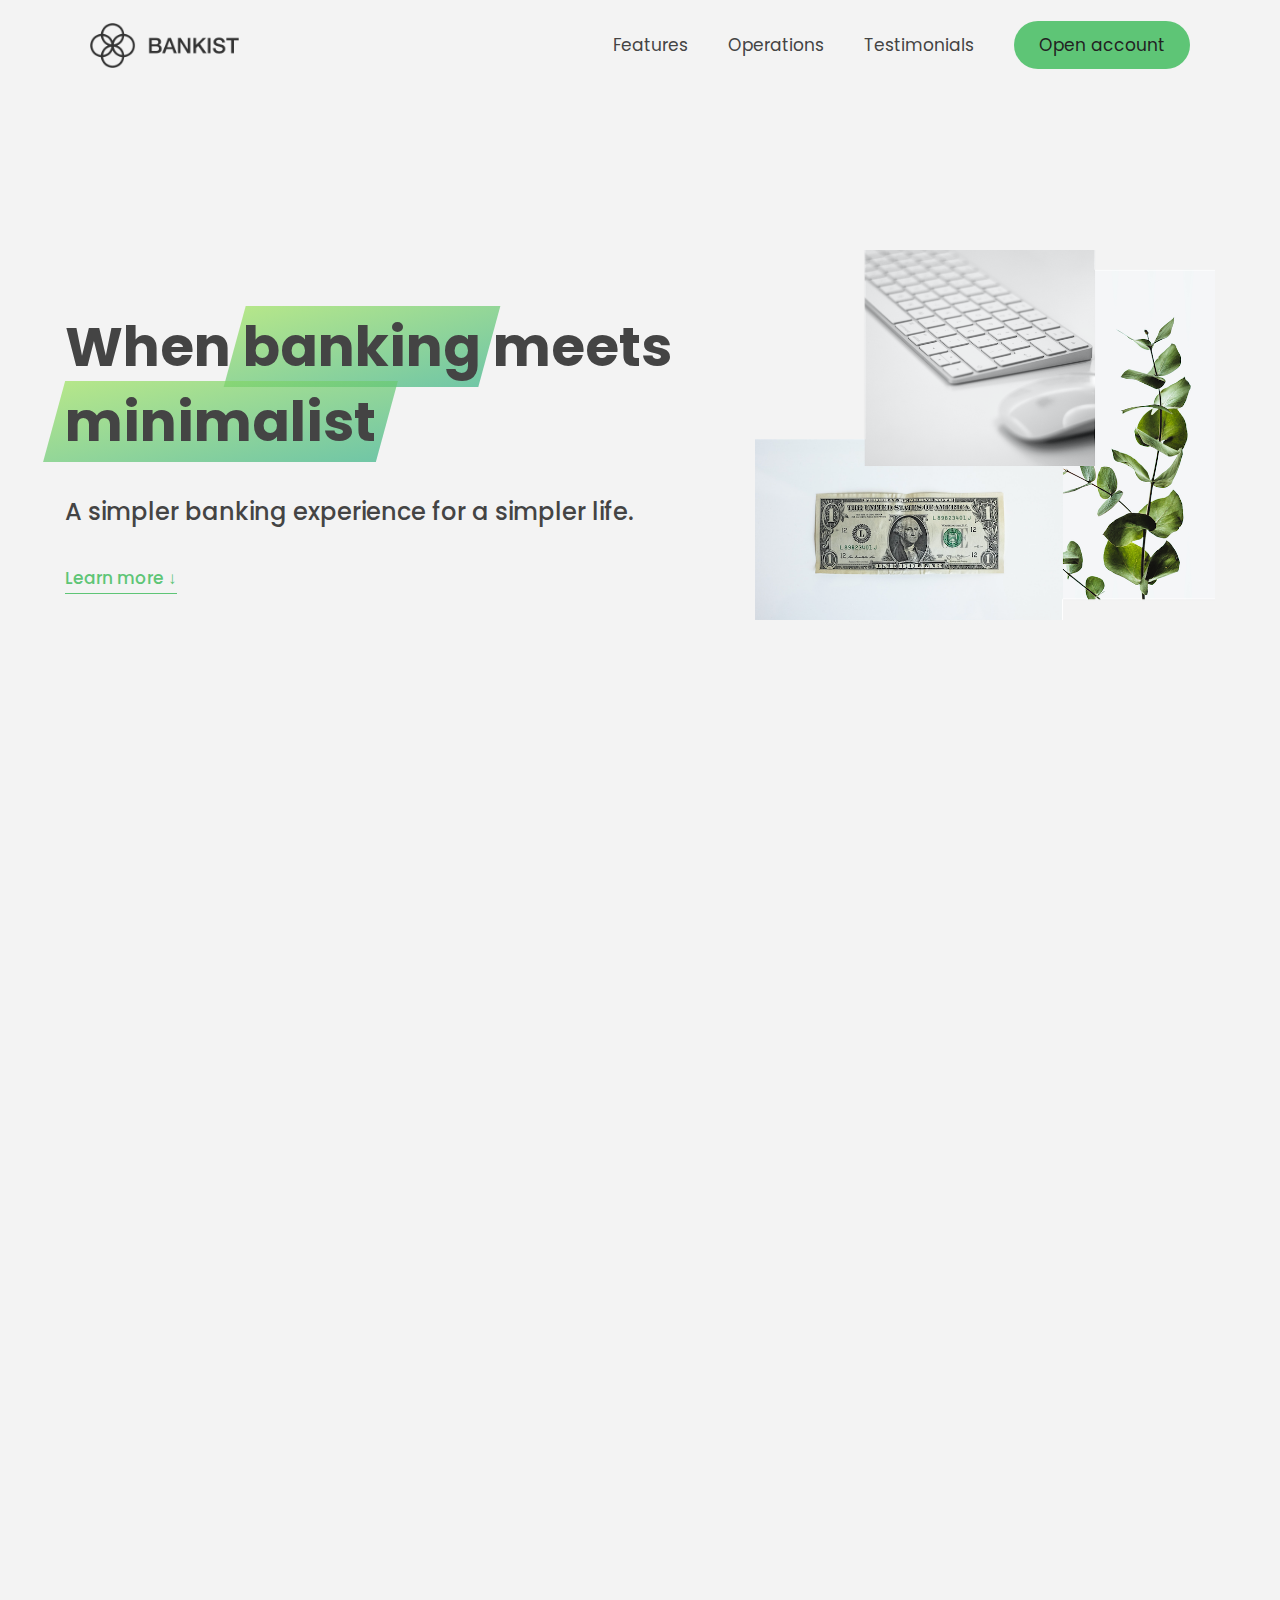
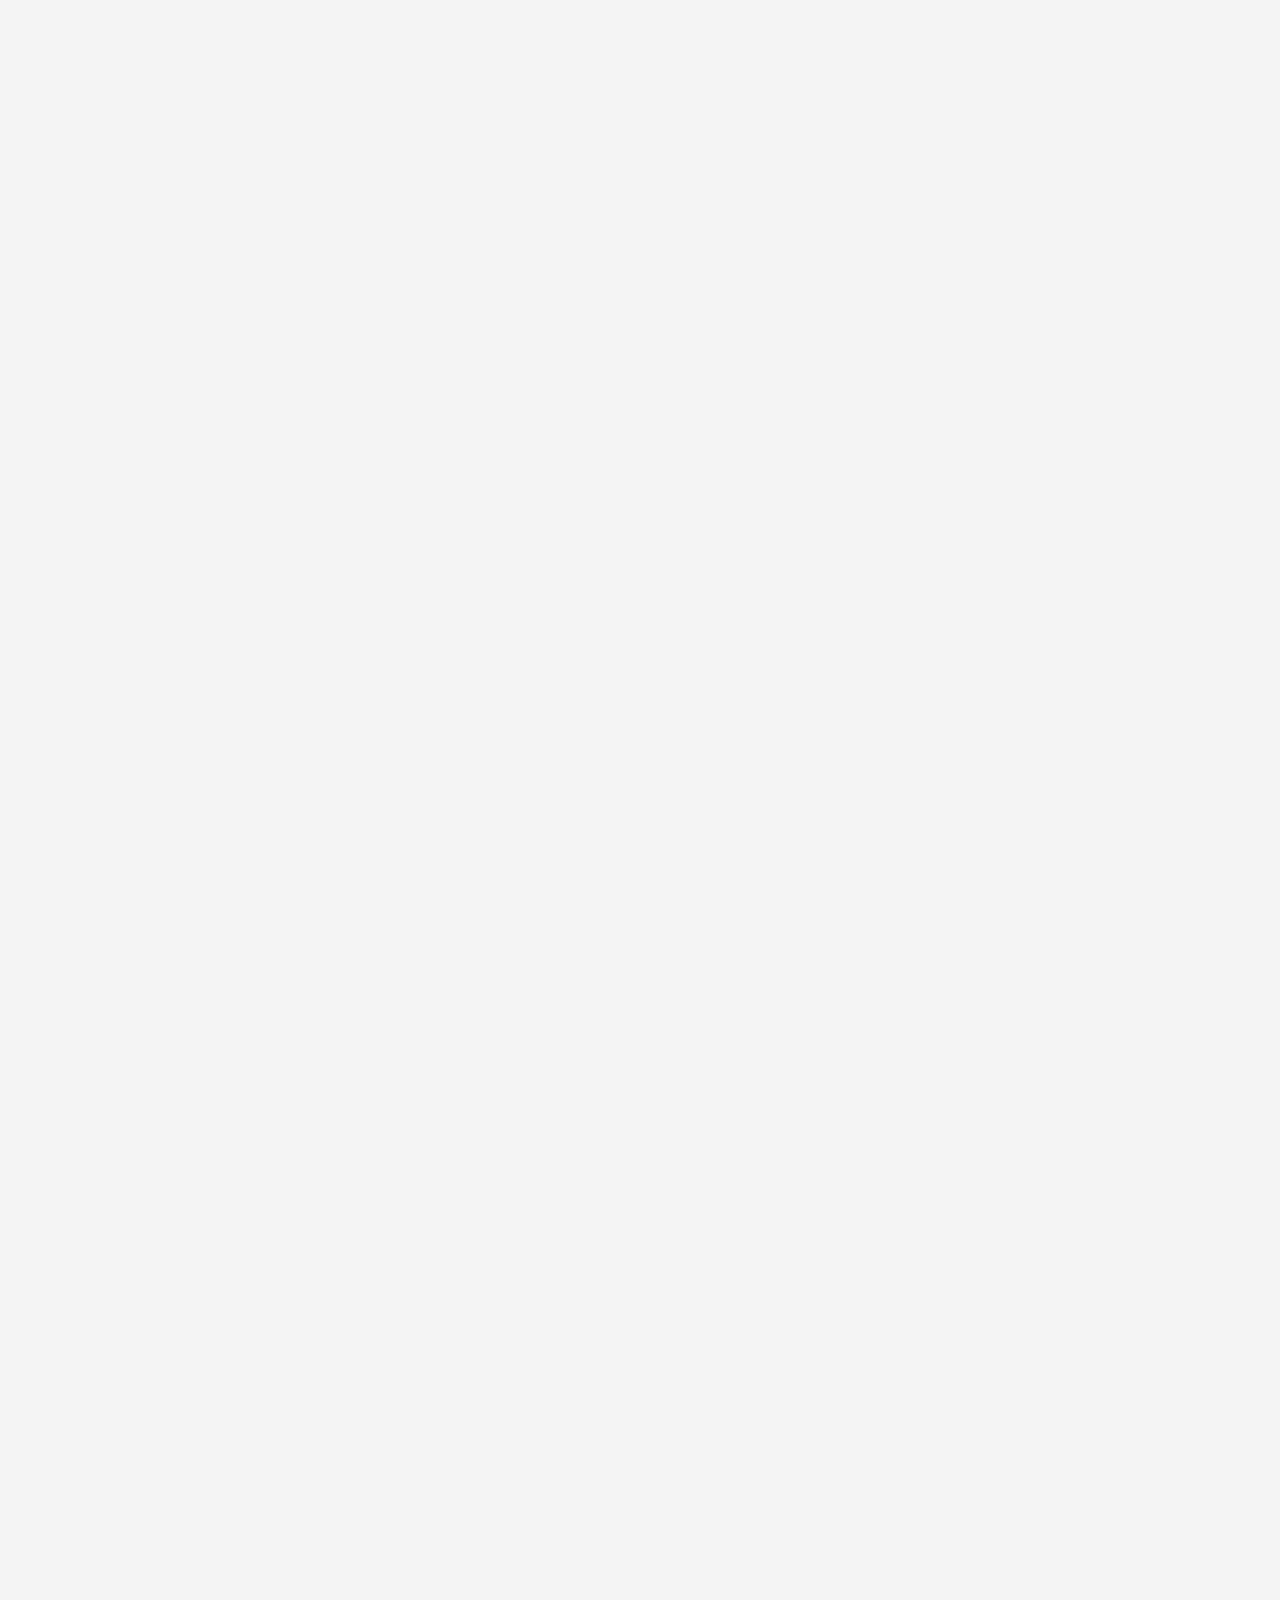
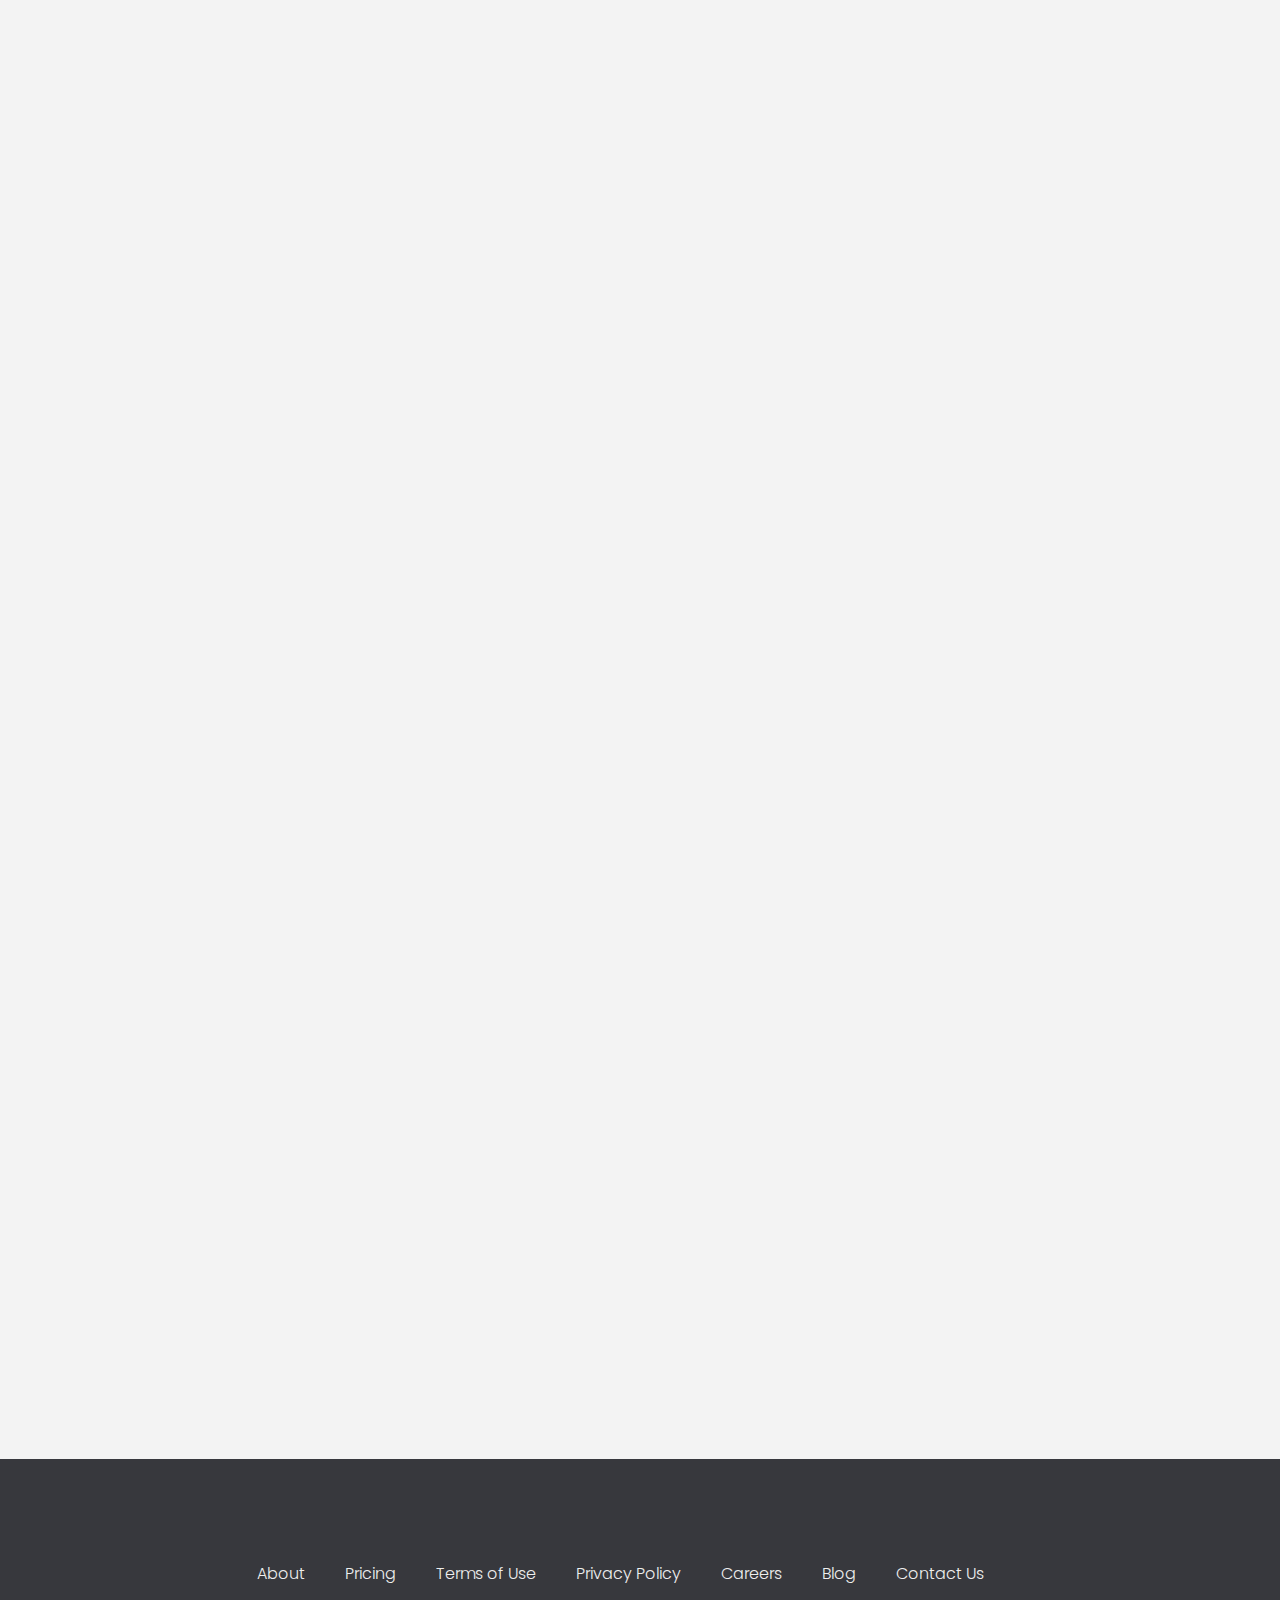
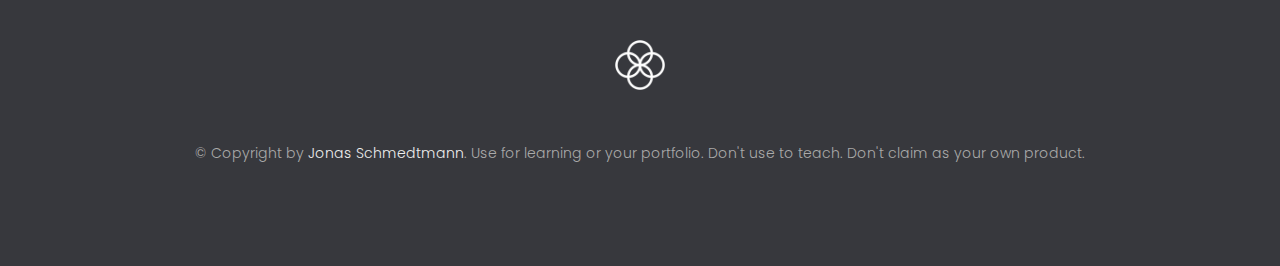
<file: 13 - Advanced DOM and Events/index.html>
<!DOCTYPE html>
<html lang="en">
  <head>
    <meta charset="UTF-8" />
    <meta name="viewport" content="width=device-width, initial-scale=1.0" />
    <meta http-equiv="X-UA-Compatible" content="ie=edge" />
    <link rel="shortcut icon" type="image/png" href="img/icon.png" />

    <link
      href="https://fonts.googleapis.com/css?family=Poppins:300,400,500,600&display=swap"
      rel="stylesheet"
    />
    <link rel="stylesheet" href="style.css" />
    <title>Bankist | When Banking meets Minimalist</title>

    <script defer src="script.js"></script>
  </head>
  <body>
    <header class="header">
      <nav class="nav">
        <img
          src="img/logo.png"
          alt="Bankist logo"
          class="nav__logo"
          id="logo"
          designer="Jonas"
          data-version-number="3.0"
        />
        <ul class="nav__links">
          <li class="nav__item">
            <a class="nav__link" href="#section--1">Features</a>
          </li>
          <li class="nav__item">
            <a class="nav__link" href="#section--2">Operations</a>
          </li>
          <li class="nav__item">
            <a class="nav__link" href="#section--3">Testimonials</a>
          </li>
          <li class="nav__item">
            <a class="nav__link nav__link--btn btn--show-modal" href="#"
              >Open account</a
            >
          </li>
        </ul>
      </nav>

      <div class="header__title">
        <!-- <h1 onclick="alert('HTML alert')"> -->
        <h1>
          When
          <!-- Green highlight effect -->
          <span class="highlight">banking</span>
          meets<br />
          <span class="highlight">minimalist</span>
        </h1>
        <h4>A simpler banking experience for a simpler life.</h4>
        <button class="btn--text btn--scroll-to">Learn more &DownArrow;</button>
        <img
          src="img/hero.png"
          class="header__img"
          alt="Minimalist bank items"
        />
      </div>
    </header>

    <section class="section" id="section--1">
      <div class="section__title">
        <h2 class="section__description">Features</h2>
        <h3 class="section__header">
          Everything you need in a modern bank and more.
        </h3>
      </div>

      <div class="features">
        <img
          src="img/digital-lazy.jpg"
          data-src="img/digital.jpg"
          alt="Computer"
          class="features__img lazy-img"
        />
        <div class="features__feature">
          <div class="features__icon">
            <svg>
              <use xlink:href="img/icons.svg#icon-monitor"></use>
            </svg>
          </div>
          <h5 class="features__header">100% digital bank</h5>
          <p>
            Lorem ipsum dolor sit amet consectetur adipisicing elit. Unde alias
            sint quos? Accusantium a fugiat porro reiciendis saepe quibusdam
            debitis ducimus.
          </p>
        </div>

        <div class="features__feature">
          <div class="features__icon">
            <svg>
              <use xlink:href="img/icons.svg#icon-trending-up"></use>
            </svg>
          </div>
          <h5 class="features__header">Watch your money grow</h5>
          <p>
            Nesciunt quos autem dolorum voluptates cum dolores dicta fuga
            inventore ab? Nulla incidunt eius numquam sequi iste pariatur
            quibusdam!
          </p>
        </div>
        <img
          src="img/grow-lazy.jpg"
          data-src="img/grow.jpg"
          alt="Plant"
          class="features__img lazy-img"
        />

        <img
          src="img/card-lazy.jpg"
          data-src="img/card.jpg"
          alt="Credit card"
          class="features__img lazy-img"
        />
        <div class="features__feature">
          <div class="features__icon">
            <svg>
              <use xlink:href="img/icons.svg#icon-credit-card"></use>
            </svg>
          </div>
          <h5 class="features__header">Free debit card included</h5>
          <p>
            Quasi, fugit in cumque cupiditate reprehenderit debitis animi enim
            eveniet consequatur odit quam quos possimus assumenda dicta fuga
            inventore ab.
          </p>
        </div>
      </div>
    </section>

    <section class="section" id="section--2">
      <div class="section__title">
        <h2 class="section__description">Operations</h2>
        <h3 class="section__header">
          Everything as simple as possible, but no simpler.
        </h3>
      </div>

      <div class="operations">
        <div class="operations__tab-container">
          <button
            class="btn operations__tab operations__tab--1 operations__tab--active"
            data-tab="1"
          >
            <span>01</span>Instant Transfers
          </button>
          <button class="btn operations__tab operations__tab--2" data-tab="2">
            <span>02</span>Instant Loans
          </button>
          <button class="btn operations__tab operations__tab--3" data-tab="3">
            <span>03</span>Instant Closing
          </button>
        </div>
        <div
          class="operations__content operations__content--1 operations__content--active"
        >
          <div class="operations__icon operations__icon--1">
            <svg>
              <use xlink:href="img/icons.svg#icon-upload"></use>
            </svg>
          </div>
          <h5 class="operations__header">
            Tranfser money to anyone, instantly! No fees, no BS.
          </h5>
          <p>
            Lorem ipsum dolor sit amet, consectetur adipisicing elit, sed do
            eiusmod tempor incididunt ut labore et dolore magna aliqua. Ut enim
            ad minim veniam, quis nostrud exercitation ullamco laboris nisi ut
            aliquip ex ea commodo consequat.
          </p>
        </div>

        <div class="operations__content operations__content--2">
          <div class="operations__icon operations__icon--2">
            <svg>
              <use xlink:href="img/icons.svg#icon-home"></use>
            </svg>
          </div>
          <h5 class="operations__header">
            Buy a home or make your dreams come true, with instant loans.
          </h5>
          <p>
            Duis aute irure dolor in reprehenderit in voluptate velit esse
            cillum dolore eu fugiat nulla pariatur. Excepteur sint occaecat
            cupidatat non proident, sunt in culpa qui officia deserunt mollit
            anim id est laborum.
          </p>
        </div>
        <div class="operations__content operations__content--3">
          <div class="operations__icon operations__icon--3">
            <svg>
              <use xlink:href="img/icons.svg#icon-user-x"></use>
            </svg>
          </div>
          <h5 class="operations__header">
            No longer need your account? No problem! Close it instantly.
          </h5>
          <p>
            Excepteur sint occaecat cupidatat non proident, sunt in culpa qui
            officia deserunt mollit anim id est laborum. Ut enim ad minim
            veniam, quis nostrud exercitation ullamco laboris nisi ut aliquip ex
            ea commodo consequat.
          </p>
        </div>
      </div>
    </section>

    <section class="section" id="section--3">
      <div class="section__title section__title--testimonials">
        <h2 class="section__description">Not sure yet?</h2>
        <h3 class="section__header">
          Millions of Bankists are already making their lifes simpler.
        </h3>
      </div>

      <div class="slider">
        <div class="slide">
          <div class="testimonial">
            <h5 class="testimonial__header">Best financial decision ever!</h5>
            <blockquote class="testimonial__text">
              Lorem ipsum dolor sit, amet consectetur adipisicing elit.
              Accusantium quas quisquam non? Quas voluptate nulla minima
              deleniti optio ullam nesciunt, numquam corporis et asperiores
              laboriosam sunt, praesentium suscipit blanditiis. Necessitatibus
              id alias reiciendis, perferendis facere pariatur dolore veniam
              autem esse non voluptatem saepe provident nihil molestiae.
            </blockquote>
            <address class="testimonial__author">
              <img src="img/user-1.jpg" alt="" class="testimonial__photo" />
              <h6 class="testimonial__name">Aarav Lynn</h6>
              <p class="testimonial__location">San Francisco, USA</p>
            </address>
          </div>
        </div>

        <div class="slide">
          <div class="testimonial">
            <h5 class="testimonial__header">
              The last step to becoming a complete minimalist
            </h5>
            <blockquote class="testimonial__text">
              Quisquam itaque deserunt ullam, quia ea repellendus provident,
              ducimus neque ipsam modi voluptatibus doloremque, corrupti
              laborum. Incidunt numquam perferendis veritatis neque repellendus.
              Lorem, ipsum dolor sit amet consectetur adipisicing elit. Illo
              deserunt exercitationem deleniti.
            </blockquote>
            <address class="testimonial__author">
              <img src="img/user-2.jpg" alt="" class="testimonial__photo" />
              <h6 class="testimonial__name">Miyah Miles</h6>
              <p class="testimonial__location">London, UK</p>
            </address>
          </div>
        </div>

        <div class="slide">
          <div class="testimonial">
            <h5 class="testimonial__header">
              Finally free from old-school banks
            </h5>
            <blockquote class="testimonial__text">
              Debitis, nihil sit minus suscipit magni aperiam vel tenetur
              incidunt commodi architecto numquam omnis nulla autem,
              necessitatibus blanditiis modi similique quidem. Odio aliquam
              culpa dicta beatae quod maiores ipsa minus consequatur error sunt,
              deleniti saepe aliquid quos inventore sequi. Necessitatibus id
              alias reiciendis, perferendis facere.
            </blockquote>
            <address class="testimonial__author">
              <img src="img/user-3.jpg" alt="" class="testimonial__photo" />
              <h6 class="testimonial__name">Francisco Gomes</h6>
              <p class="testimonial__location">Lisbon, Portugal</p>
            </address>
          </div>
        </div>

        <button class="slider__btn slider__btn--left">&larr;</button>
        <button class="slider__btn slider__btn--right">&rarr;</button>
        <div class="dots"></div>
      </div>
    </section>

    <section class="section section--sign-up">
      <div class="section__title">
        <h3 class="section__header">
          The best day to join Bankist was one year ago. The second best is
          today!
        </h3>
      </div>
      <button class="btn btn--show-modal">Open your free account today!</button>
    </section>

    <footer class="footer">
      <ul class="footer__nav">
        <li class="footer__item">
          <a class="footer__link" href="#">About</a>
        </li>
        <li class="footer__item">
          <a class="footer__link" href="#">Pricing</a>
        </li>
        <li class="footer__item">
          <a class="footer__link" href="#">Terms of Use</a>
        </li>
        <li class="footer__item">
          <a class="footer__link" href="#">Privacy Policy</a>
        </li>
        <li class="footer__item">
          <a class="footer__link" href="#">Careers</a>
        </li>
        <li class="footer__item">
          <a class="footer__link" href="#">Blog</a>
        </li>
        <li class="footer__item">
          <a class="footer__link" href="#">Contact Us</a>
        </li>
      </ul>
      <img src="img/icon.png" alt="Logo" class="footer__logo" />
      <p class="footer__copyright">
        &copy; Copyright by
        <a
          class="footer__link twitter-link"
          target="_blank"
          href="https://twitter.com/jonasschmedtman"
          >Jonas Schmedtmann</a
        >. Use for learning or your portfolio. Don't use to teach. Don't claim
        as your own product.
      </p>
    </footer>

    <div class="modal hidden">
      <button class="btn--close-modal">&times;</button>
      <h2 class="modal__header">
        Open your bank account <br />
        in just <span class="highlight">5 minutes</span>
      </h2>
      <form class="modal__form">
        <label>First Name</label>
        <input type="text" />
        <label>Last Name</label>
        <input type="text" />
        <label>Email Address</label>
        <input type="email" />
        <button class="btn">Next step &rarr;</button>
      </form>
    </div>
    <div class="overlay hidden"></div>

    <!-- <script src="script.js"></script> -->
  </body>
</html>
</file>
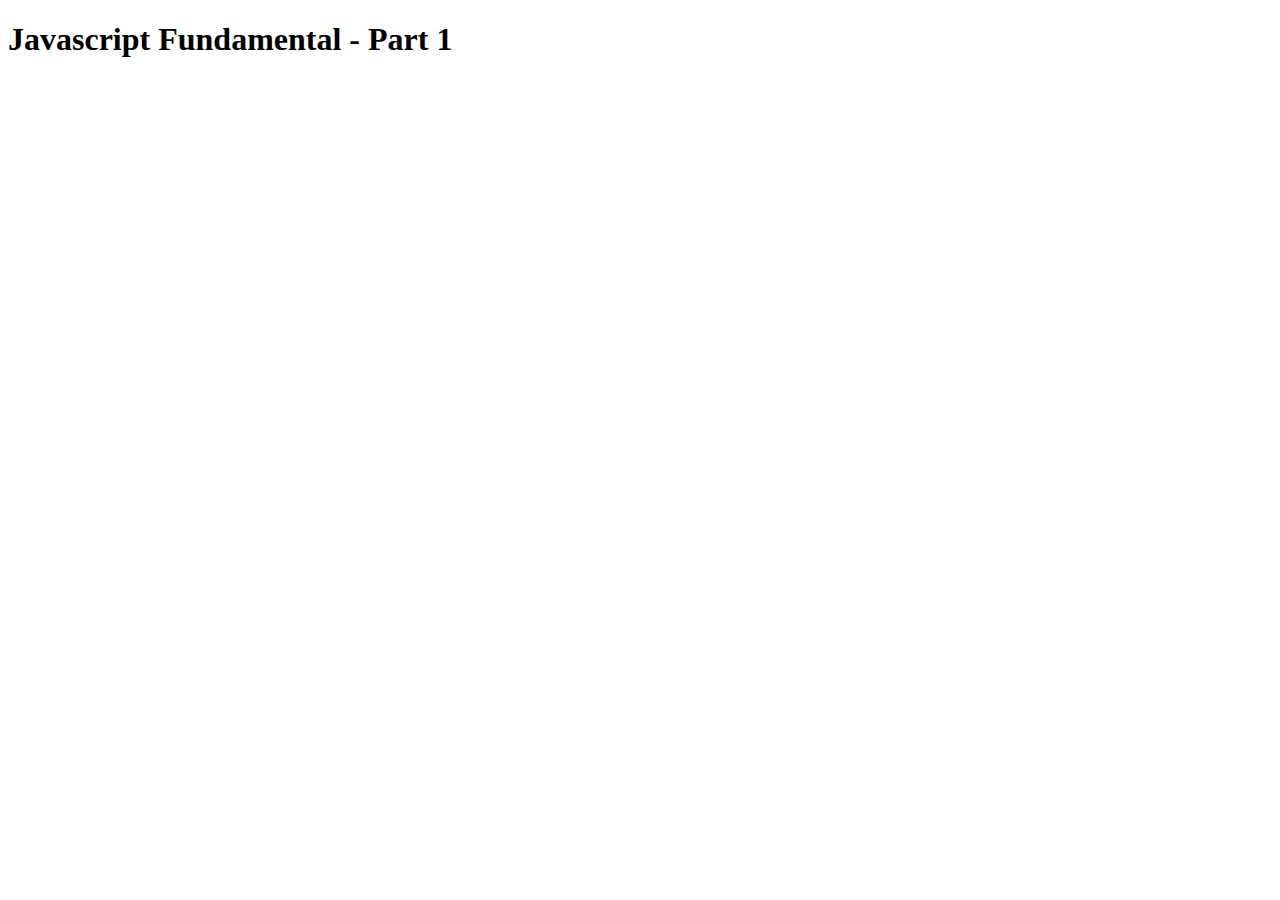
<file: linking a js file/index.html>
<!DOCTYPE html>
<html lang="en">
<head>
  <meta charset="UTF-8">
  <meta name="viewport" content="width=device-width, initial-scale=1.0">
  <title>Document</title>


  <script>
    let js = "amazing";
    if (js=== "amazing") alert("Javascript is Fun!");
    
    
   let abc =  40 + 8 + 23 - 10;
    console.log(abc);
    
  </script>
</head>
<body>
  <h1>Javascript Fundamental - Part 1</h1>
</body>
</html>
</file>
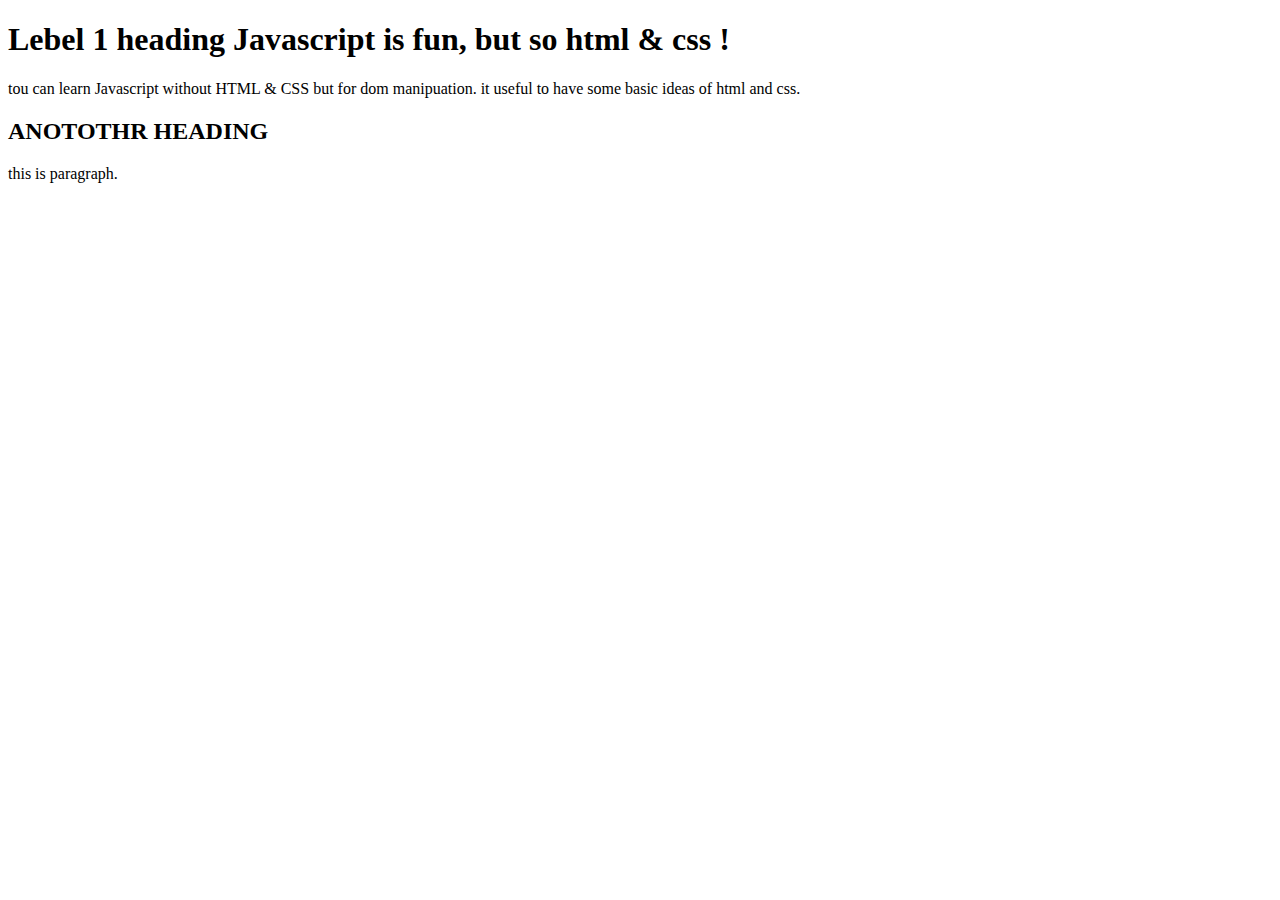
<file: 06 - [optional] HTML & CSS/002 Basic HTML Structure and Elements/index.html>
<!DOCTYPE html>
<html lang="en">
<head>
  <meta charset="UTF-8">
  <meta name="viewport" content="width=device-width, initial-scale=1.0">
  <title>Learning HTML & CSS</title>
  <style>

  </style>
</head>
<body>
  <h1>Lebel 1 heading Javascript is fun, but so html & css !</h1>


  <p>tou can learn Javascript without HTML & CSS but for dom manipuation.
it useful to have some basic ideas of html and css.

  </p>
  <h2>ANOTOTHR HEADING </h2>
  <p>this is paragraph.</p>
</body>
</html>
</file>
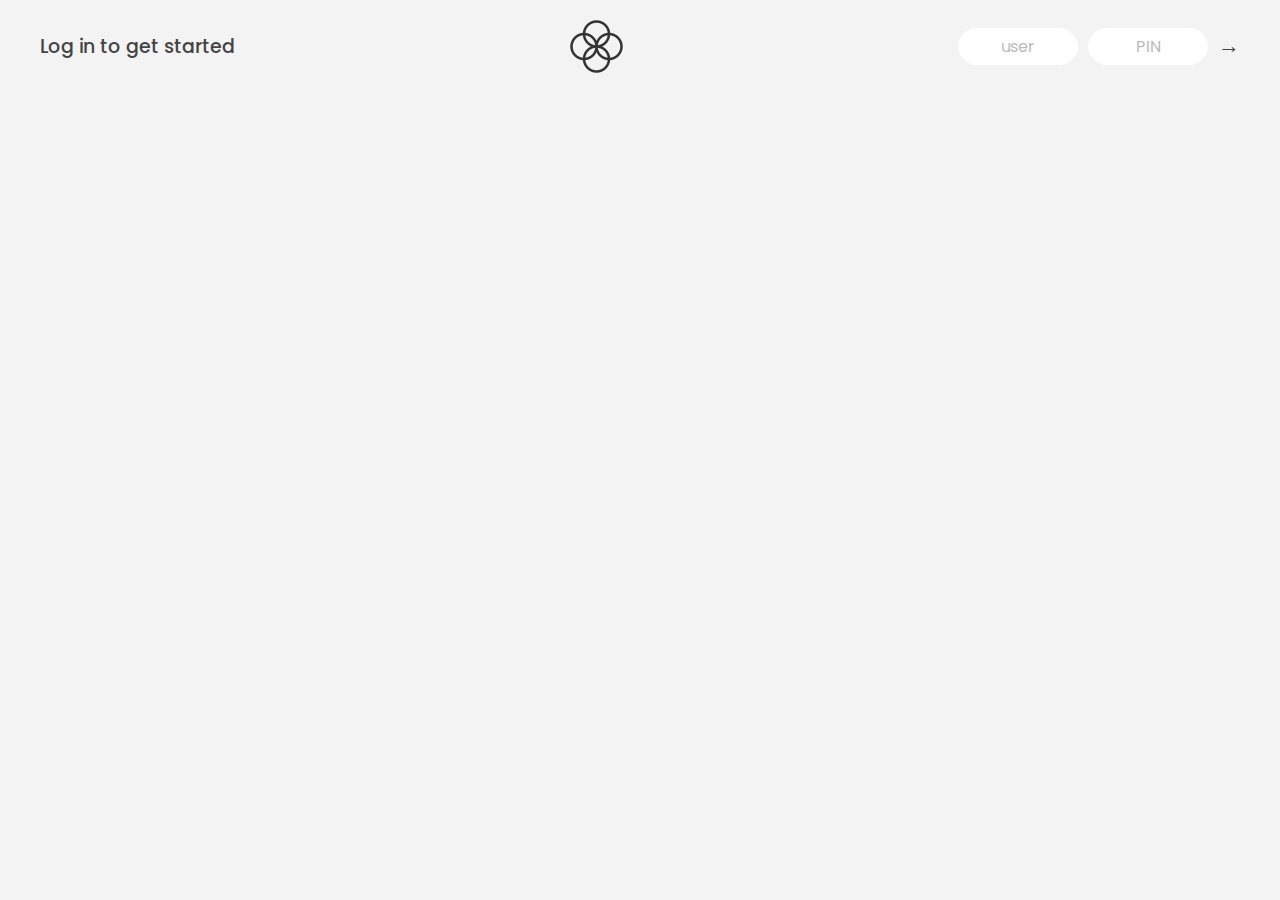
<file: 11 - Working With Arrays/007 PROJECT Bankist App/index.html>
<!DOCTYPE html>
<html lang="en">
  <head>
    <meta charset="UTF-8" />
    <meta name="viewport" content="width=device-width, initial-scale=1.0" />
    <meta http-equiv="X-UA-Compatible" content="ie=edge" />
    <link rel="shortcut icon" type="image/png" href="/icon.png" />

    <link
      href="https://fonts.googleapis.com/css?family=Poppins:400,500,600&display=swap"
      rel="stylesheet"
    />

    <link rel="stylesheet" href="style.css" />
    <title>Bankist</title>
  </head>
  <body>
    <!-- TOP NAVIGATION -->
    <nav>
      <p class="welcome">Log in to get started</p>
      <img src="logo.png" alt="Logo" class="logo" />
      <form class="login">
        <input
          type="text"
          placeholder="user"
          class="login__input login__input--user"
        />
        <!-- In practice, use type="password" -->
        <input
          type="text"
          placeholder="PIN"
          maxlength="4"
          class="login__input login__input--pin"
        />
        <button class="login__btn">&rarr;</button>
      </form>
    </nav>

    <main class="app">
      <!-- BALANCE -->
      <div class="balance">
        <div>
          <p class="balance__label">Current balance</p>
          <p class="balance__date">
            As of <span class="date">05/03/2037</span>
          </p>
        </div>
        <p class="balance__value">0000€</p>
      </div>

      <!-- MOVEMENTS -->
      <div class="movements">
        <div class="movements__row">
          <div class="movements__type movements__type--deposit">2 deposit</div>
          <div class="movements__date">3 days ago</div>
          <div class="movements__value">4 000€</div>
        </div>
        <div class="movements__row">
          <div class="movements__type movements__type--withdrawal">
            1 withdrawal
          </div>
          <div class="movements__date">24/01/2037</div>
          <div class="movements__value">-378€</div>
        </div>
      </div>

      <!-- SUMMARY -->
      <div class="summary">
        <p class="summary__label">In</p>
        <p class="summary__value summary__value--in">0000€</p>
        <p class="summary__label">Out</p>
        <p class="summary__value summary__value--out">0000€</p>
        <p class="summary__label">Interest</p>
        <p class="summary__value summary__value--interest">0000€</p>
        <button class="btn--sort">&downarrow; SORT</button>
      </div>

      <!-- OPERATION: TRANSFERS -->
      <div class="operation operation--transfer">
        <h2>Transfer money</h2>
        <form class="form form--transfer">
          <input type="text" class="form__input form__input--to" />
          <input type="number" class="form__input form__input--amount" />
          <button class="form__btn form__btn--transfer">&rarr;</button>
          <label class="form__label">Transfer to</label>
          <label class="form__label">Amount</label>
        </form>
      </div>

      <!-- OPERATION: LOAN -->
      <div class="operation operation--loan">
        <h2>Request loan</h2>
        <form class="form form--loan">
          <input type="number" class="form__input form__input--loan-amount" />
          <button class="form__btn form__btn--loan">&rarr;</button>
          <label class="form__label form__label--loan">Amount</label>
        </form>
      </div>

      <!-- OPERATION: CLOSE -->
      <div class="operation operation--close">
        <h2>Close account</h2>
        <form class="form form--close">
          <input type="text" class="form__input form__input--user" />
          <input
            type="password"
            maxlength="6"
            class="form__input form__input--pin"
          />
          <button class="form__btn form__btn--close">&rarr;</button>
          <label class="form__label">Confirm user</label>
          <label class="form__label">Confirm PIN</label>
        </form>
      </div>

      <!-- LOGOUT TIMER -->
      <p class="logout-timer">
        You will be logged out in <span class="timer">05:00</span>
      </p>
    </main>

    <!-- <footer>
      &copy; by Jonas Schmedtmann. Don't claim as your own :)
    </footer> -->

    <script src="script.js"></script>
  </body>
</html>
</file>
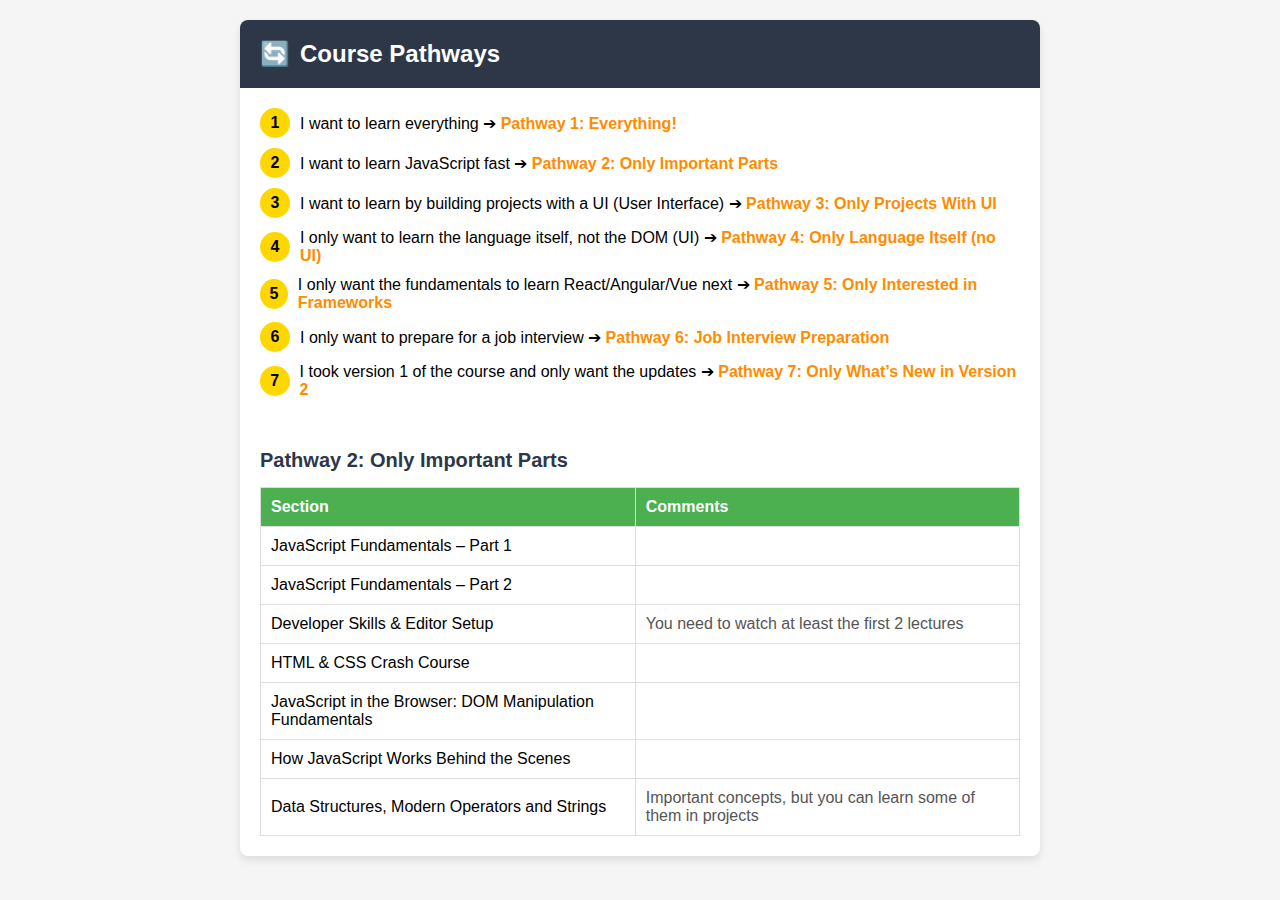
<file: 04 - How to Navigate This Course/001_Pathways_and_Section_Roadmaps.html>
<!DOCTYPE html>
<html lang="en">
<head>
    <meta charset="UTF-8">
    <meta name="viewport" content="width=device-width, initial-scale=1.0">
    <title>Course Pathways</title>
      <style>
        * {
    margin: 0;
    padding: 0;
    box-sizing: border-box;
}

body {
    font-family: Arial, sans-serif;
    background-color: #f5f5f5;
    display: flex;
    justify-content: center;
    padding: 20px;
}

.container {
    max-width: 800px;
    width: 100%;
    background-color: white;
    border-radius: 8px;
    box-shadow: 0 4px 8px rgba(0, 0, 0, 0.1);
    overflow: hidden;
}

.header {
    display: flex;
    align-items: center;
    padding: 20px;
    background-color: #2d3748;
    color: white;
}

.header .icon {
    font-size: 24px;
    margin-right: 10px;
}

.header h1 {
    font-size: 24px;
}

.pathways {
    padding: 20px;
}

.pathway {
    display: flex;
    align-items: center;
    margin-bottom: 10px;
}

.number {
    display: inline-flex;
    align-items: center;
    justify-content: center;
    background-color: #ffd700;
    color: black;
    width: 30px;
    height: 30px;
    border-radius: 50%;
    font-weight: bold;
    margin-right: 10px;
}

.highlight {
    font-weight: bold;
    color: #ff8c00;
}

.highlighted-pathway {
    border: 2px solid red;
    padding: 10px;
    border-radius: 5px;
}

.highlighted-pathway .udemy-note {
    color: #888;
    font-size: 12px;
    margin-top: 5px;
    display: block;
}

.pathway-details {
    padding: 20px;
}

.pathway-details h2 {
    font-size: 20px;
    margin-bottom: 15px;
    color: #2d3748;
}

table {
    width: 100%;
    border-collapse: collapse;
}

table, th, td {
    border: 1px solid #ddd;
}

th, td {
    padding: 10px;
    text-align: left;
}

th {
    background-color: #4caf50;
    color: white;
}

td:nth-child(2) {
    color: #555;
}

      </style>
</head>
<body>

<div class="container">
    <header class="header">
        <div class="icon">🔄</div>
        <h1>Course Pathways</h1>
    </header>

    <div class="pathways">
        <div class="pathway">
            <span class="number">1</span>
            <p>I want to learn everything ➔ <span class="highlight">Pathway 1: Everything!</span></p>
        </div>
        <div class="pathway">
            <span class="number">2</span>
            <p>I want to learn JavaScript fast ➔ <span class="highlight">Pathway 2: Only Important Parts</span></p>
        </div>
        <div class="pathway">
            <span class="number">3</span>
            <p>I want to learn by building projects with a UI (User Interface) ➔ <span class="highlight">Pathway 3: Only Projects With UI</span></p>
        </div>
        <div class="pathway">
            <span class="number">4</span>
            <p>I only want to learn the language itself, not the DOM (UI) ➔ <span class="highlight">Pathway 4: Only Language Itself (no UI)</span></p>
        </div>
        <div class="pathway">
            <span class="number">5</span>
            <p>I only want the fundamentals to learn React/Angular/Vue next ➔ <span class="highlight">Pathway 5: Only Interested in Frameworks</span></p>
        </div>
        <div class="pathway">
            <span class="number">6</span>
            <p>I only want to prepare for a job interview ➔ <span class="highlight">Pathway 6: Job Interview Preparation</span></p>
        </div>
        <div class="pathway">
            <span class="number">7</span>
            <p>I took version 1 of the course and only want the updates ➔ <span class="highlight">Pathway 7: Only What’s New in Version 2</span></p>
        </div>
    </div>

    <div class="pathway-details">
        <h2>Pathway 2: Only Important Parts</h2>
        <table>
            <tr>
                <th>Section</th>
                <th>Comments</th>
            </tr>
            <tr>
                <td>JavaScript Fundamentals – Part 1</td>
                <td></td>
            </tr>
            <tr>
                <td>JavaScript Fundamentals – Part 2</td>
                <td></td>
            </tr>
            <tr>
                <td>Developer Skills & Editor Setup</td>
                <td>You need to watch at least the first 2 lectures</td>
            </tr>
            <tr>
                <td>HTML & CSS Crash Course</td>
                <td></td>
            </tr>
            <tr>
                <td>JavaScript in the Browser: DOM Manipulation Fundamentals</td>
                <td></td>
            </tr>
            <tr>
                <td>How JavaScript Works Behind the Scenes</td>
                <td></td>
            </tr>
            <tr>
                <td>Data Structures, Modern Operators and Strings</td>
                <td>Important concepts, but you can learn some of them in projects</td>
            </tr>
          
        </table>
    </div>
</div>

</body>
</html>
</file>
<file: 13 - Advanced DOM and Events/style.css>
/* The page is NOT responsive. You can implement responsiveness yourself if you wanna have some fun 😃 */

:root {
  --color-primary: #5ec576;
  --color-secondary: #ffcb03;
  --color-tertiary: #ff585f;
  --color-primary-darker: #4bbb7d;
  --color-secondary-darker: #ffbb00;
  --color-tertiary-darker: #fd424b;
  --color-primary-opacity: #5ec5763a;
  --color-secondary-opacity: #ffcd0331;
  --color-tertiary-opacity: #ff58602d;
  --gradient-primary: linear-gradient(to top left, #39b385, #9be15d);
  --gradient-secondary: linear-gradient(to top left, #ffb003, #ffcb03);
}

* {
  margin: 0;
  padding: 0;
  box-sizing: inherit;
}

html {
  font-size: 62.5%;
  box-sizing: border-box;
}

body {
  font-family: 'Poppins', sans-serif;
  font-weight: 300;
  color: #444;
  line-height: 1.9;
  background-color: #f3f3f3;
}

/* GENERAL ELEMENTS */
.section {
  padding: 15rem 3rem;
  border-top: 1px solid #ddd;

  transition: transform 1s, opacity 1s;
}

.section--hidden {
  opacity: 0;
  transform: translateY(8rem);
}

.section__title {
  max-width: 80rem;
  margin: 0 auto 8rem auto;
}

.section__description {
  font-size: 1.8rem;
  font-weight: 600;
  text-transform: uppercase;
  color: var(--color-primary);
  margin-bottom: 1rem;
}

.section__header {
  font-size: 4rem;
  line-height: 1.3;
  font-weight: 500;
}

.btn {
  display: inline-block;
  background-color: var(--color-primary);
  font-size: 1.6rem;
  font-family: inherit;
  font-weight: 500;
  border: none;
  padding: 1.25rem 4.5rem;
  border-radius: 10rem;
  cursor: pointer;
  transition: all 0.3s;
}

.btn:hover {
  background-color: var(--color-primary-darker);
}

.btn--text {
  display: inline-block;
  background: none;
  font-size: 1.7rem;
  font-family: inherit;
  font-weight: 500;
  color: var(--color-primary);
  border: none;
  border-bottom: 1px solid currentColor;
  padding-bottom: 2px;
  cursor: pointer;
  transition: all 0.3s;
}

p {
  color: #666;
}

/* This is BAD for accessibility! Don't do in the real world! */
button:focus {
  outline: none;
}

img {
  transition: filter 0.5s;
}

.lazy-img {
  filter: blur(20px);
}

/* NAVIGATION */
.nav {
  display: flex;
  justify-content: space-between;
  align-items: center;
  height: 9rem;
  width: 100%;
  padding: 0 6rem;
  z-index: 100;
}

/* nav and stickly class at the same time */
.nav.sticky {
  position: fixed;
  background-color: rgba(255, 255, 255, 0.95);
}

.nav__logo {
  height: 4.5rem;
  transition: all 0.3s;
}

.nav__links {
  display: flex;
  align-items: center;
  list-style: none;
}

.nav__item {
  margin-left: 4rem;
}

.nav__link:link,
.nav__link:visited {
  font-size: 1.7rem;
  font-weight: 400;
  color: inherit;
  text-decoration: none;
  display: block;
  transition: all 0.3s;
}

.nav__link--btn:link,
.nav__link--btn:visited {
  padding: 0.8rem 2.5rem;
  border-radius: 3rem;
  background-color: var(--color-primary);
  color: #222;
}

.nav__link--btn:hover,
.nav__link--btn:active {
  color: inherit;
  background-color: var(--color-primary-darker);
  color: #333;
}

/* HEADER */
.header {
  padding: 0 3rem;
  height: 100vh;
  display: flex;
  flex-direction: column;
  align-items: center;
}

.header__title {
  flex: 1;

  max-width: 115rem;
  display: grid;
  grid-template-columns: 3fr 2fr;
  row-gap: 3rem;
  align-content: center;
  justify-content: center;

  align-items: start;
  justify-items: start;
}

h1 {
  font-size: 5.5rem;
  line-height: 1.35;
}

h4 {
  font-size: 2.4rem;
  font-weight: 500;
}

.header__img {
  width: 100%;
  grid-column: 2 / 3;
  grid-row: 1 / span 4;
  transform: translateY(-6rem);
}

.highlight {
  position: relative;
}

.highlight::after {
  display: block;
  content: '';
  position: absolute;
  bottom: 0;
  left: 0;
  height: 100%;
  width: 100%;
  z-index: -1;
  opacity: 0.7;
  transform: scale(1.07, 1.05) skewX(-15deg);
  background-image: var(--gradient-primary);
}

/* FEATURES */
.features {
  display: grid;
  grid-template-columns: 1fr 1fr;
  gap: 4rem;
  margin: 0 12rem;
}

.features__img {
  width: 100%;
}

.features__feature {
  align-self: center;
  justify-self: center;
  width: 70%;
  font-size: 1.5rem;
}

.features__icon {
  display: flex;
  align-items: center;
  justify-content: center;
  background-color: var(--color-primary-opacity);
  height: 5.5rem;
  width: 5.5rem;
  border-radius: 50%;
  margin-bottom: 2rem;
}

.features__icon svg {
  height: 2.5rem;
  width: 2.5rem;
  fill: var(--color-primary);
}

.features__header {
  font-size: 2rem;
  margin-bottom: 1rem;
}

/* OPERATIONS */
.operations {
  max-width: 100rem;
  margin: 12rem auto 0 auto;

  background-color: #fff;
}

.operations__tab-container {
  display: flex;
  justify-content: center;
}

.operations__tab {
  margin-right: 2.5rem;
  transform: translateY(-50%);
}

.operations__tab span {
  margin-right: 1rem;
  font-weight: 600;
  display: inline-block;
}

.operations__tab--1 {
  background-color: var(--color-secondary);
}

.operations__tab--1:hover {
  background-color: var(--color-secondary-darker);
}

.operations__tab--3 {
  background-color: var(--color-tertiary);
  margin: 0;
}

.operations__tab--3:hover {
  background-color: var(--color-tertiary-darker);
}

.operations__tab--active {
  transform: translateY(-66%);
}

.operations__content {
  display: none;

  /* JUST PRESENTATIONAL */
  font-size: 1.7rem;
  padding: 2.5rem 7rem 6.5rem 7rem;
}

.operations__content--active {
  display: grid;
  grid-template-columns: 7rem 1fr;
  column-gap: 3rem;
  row-gap: 0.5rem;
}

.operations__header {
  font-size: 2.25rem;
  font-weight: 500;
  align-self: center;
}

.operations__icon {
  display: flex;
  align-items: center;
  justify-content: center;
  height: 7rem;
  width: 7rem;
  border-radius: 50%;
}

.operations__icon svg {
  height: 2.75rem;
  width: 2.75rem;
}

.operations__content p {
  grid-column: 2;
}

.operations__icon--1 {
  background-color: var(--color-secondary-opacity);
}
.operations__icon--2 {
  background-color: var(--color-primary-opacity);
}
.operations__icon--3 {
  background-color: var(--color-tertiary-opacity);
}
.operations__icon--1 svg {
  fill: var(--color-secondary-darker);
}
.operations__icon--2 svg {
  fill: var(--color-primary);
}
.operations__icon--3 svg {
  fill: var(--color-tertiary);
}

/* SLIDER */
.slider {
  max-width: 100rem;
  height: 50rem;
  margin: 0 auto;
  position: relative;

  /* IN THE END */
  overflow: hidden;
}

.slide {
  position: absolute;
  top: 0;
  width: 100%;
  height: 50rem;

  display: flex;
  align-items: center;
  justify-content: center;

  /* THIS creates the animation! */
  transition: transform 1s;
}

.slide > img {
  /* Only for images that have different size than slide */
  width: 100%;
  height: 100%;
  object-fit: cover;
}

.slider__btn {
  position: absolute;
  top: 50%;
  z-index: 10;

  border: none;
  background: rgba(255, 255, 255, 0.7);
  font-family: inherit;
  color: #333;
  border-radius: 50%;
  height: 5.5rem;
  width: 5.5rem;
  font-size: 3.25rem;
  cursor: pointer;
}

.slider__btn--left {
  left: 6%;
  transform: translate(-50%, -50%);
}

.slider__btn--right {
  right: 6%;
  transform: translate(50%, -50%);
}

.dots {
  position: absolute;
  bottom: 5%;
  left: 50%;
  transform: translateX(-50%);
  display: flex;
}

.dots__dot {
  border: none;
  background-color: #b9b9b9;
  opacity: 0.7;
  height: 1rem;
  width: 1rem;
  border-radius: 50%;
  margin-right: 1.75rem;
  cursor: pointer;
  transition: all 0.5s;

  /* Only necessary when overlying images */
  /* box-shadow: 0 0.6rem 1.5rem rgba(0, 0, 0, 0.7); */
}

.dots__dot:last-child {
  margin: 0;
}

.dots__dot--active {
  /* background-color: #fff; */
  background-color: #888;
  opacity: 1;
}

/* TESTIMONIALS */
.testimonial {
  width: 65%;
  position: relative;
}

.testimonial::before {
  content: '\201C';
  position: absolute;
  top: -5.7rem;
  left: -6.8rem;
  line-height: 1;
  font-size: 20rem;
  font-family: inherit;
  color: var(--color-primary);
  z-index: -1;
}

.testimonial__header {
  font-size: 2.25rem;
  font-weight: 500;
  margin-bottom: 1.5rem;
}

.testimonial__text {
  font-size: 1.7rem;
  margin-bottom: 3.5rem;
  color: #666;
}

.testimonial__author {
  margin-left: 3rem;
  font-style: normal;

  display: grid;
  grid-template-columns: 6.5rem 1fr;
  column-gap: 2rem;
}

.testimonial__photo {
  grid-row: 1 / span 2;
  width: 6.5rem;
  border-radius: 50%;
}

.testimonial__name {
  font-size: 1.7rem;
  font-weight: 500;
  align-self: end;
  margin: 0;
}

.testimonial__location {
  font-size: 1.5rem;
}

.section__title--testimonials {
  margin-bottom: 4rem;
}

/* SIGNUP */
.section--sign-up {
  background-color: #37383d;
  border-top: none;
  border-bottom: 1px solid #444;
  text-align: center;
  padding: 10rem 3rem;
}

.section--sign-up .section__header {
  color: #fff;
  text-align: center;
}

.section--sign-up .section__title {
  margin-bottom: 6rem;
}

.section--sign-up .btn {
  font-size: 1.9rem;
  padding: 2rem 5rem;
}

/* FOOTER */
.footer {
  padding: 10rem 3rem;
  background-color: #37383d;
}

.footer__nav {
  list-style: none;
  display: flex;
  justify-content: center;
  margin-bottom: 5rem;
}

.footer__item {
  margin-right: 4rem;
}

.footer__link {
  font-size: 1.6rem;
  color: #eee;
  text-decoration: none;
}

.footer__logo {
  height: 5rem;
  display: block;
  margin: 0 auto;
  margin-bottom: 5rem;
}

.footer__copyright {
  font-size: 1.4rem;
  color: #aaa;
  text-align: center;
}

.footer__copyright .footer__link {
  font-size: 1.4rem;
}

/* MODAL WINDOW */
.modal {
  position: fixed;
  top: 50%;
  left: 50%;
  transform: translate(-50%, -50%);
  max-width: 60rem;
  background-color: #f3f3f3;
  padding: 5rem 6rem;
  box-shadow: 0 4rem 6rem rgba(0, 0, 0, 0.3);
  z-index: 1000;
  transition: all 0.5s;
}

.overlay {
  position: fixed;
  top: 0;
  left: 0;
  width: 100%;
  height: 100%;
  background-color: rgba(0, 0, 0, 0.5);
  backdrop-filter: blur(4px);
  z-index: 100;
  transition: all 0.5s;
}

.modal__header {
  font-size: 3.25rem;
  margin-bottom: 4.5rem;
  line-height: 1.5;
}

.modal__form {
  margin: 0 3rem;
  display: grid;
  grid-template-columns: 1fr 2fr;
  align-items: center;
  gap: 2.5rem;
}

.modal__form label {
  font-size: 1.7rem;
  font-weight: 500;
}

.modal__form input {
  font-size: 1.7rem;
  padding: 1rem 1.5rem;
  border: 1px solid #ddd;
  border-radius: 0.5rem;
}

.modal__form button {
  grid-column: 1 / span 2;
  justify-self: center;
  margin-top: 1rem;
}

.btn--close-modal {
  font-family: inherit;
  color: inherit;
  position: absolute;
  top: 0.5rem;
  right: 2rem;
  font-size: 4rem;
  cursor: pointer;
  border: none;
  background: none;
}

.hidden {
  visibility: hidden;
  opacity: 0;
}

/* COOKIE MESSAGE */
.cookie-message {
  display: flex;
  align-items: center;
  justify-content: space-evenly;
  width: 100%;
  background-color: white;
  color: #bbb;
  font-size: 1.5rem;
  font-weight: 400;
}
</file>
<file: 11 - Working With Arrays/007 PROJECT Bankist App/style.css>
/*
 * Use this CSS to learn some intersting techniques,
 * in case you're wondering how I built the UI.
 * Have fun! 😁
 */

 * {
  margin: 0;
  padding: 0;
  box-sizing: inherit;
}

html {
  font-size: 62.5%;
  box-sizing: border-box;
}

body {
  font-family: 'Poppins', sans-serif;
  color: #444;
  background-color: #f3f3f3;
  height: 100vh;
  padding: 2rem;
}

nav {
  display: flex;
  justify-content: space-between;
  align-items: center;
  padding: 0 2rem;
}

.welcome {
  font-size: 1.9rem;
  font-weight: 500;
}

.logo {
  height: 5.25rem;
}

.login {
  display: flex;
}

.login__input {
  border: none;
  padding: 0.5rem 2rem;
  font-size: 1.6rem;
  font-family: inherit;
  text-align: center;
  width: 12rem;
  border-radius: 10rem;
  margin-right: 1rem;
  color: inherit;
  border: 1px solid #fff;
  transition: all 0.3s;
}

.login__input:focus {
  outline: none;
  border: 1px solid #ccc;
}

.login__input::placeholder {
  color: #bbb;
}

.login__btn {
  border: none;
  background: none;
  font-size: 2.2rem;
  color: inherit;
  cursor: pointer;
  transition: all 0.3s;
}

.login__btn:hover,
.login__btn:focus,
.btn--sort:hover,
.btn--sort:focus {
  outline: none;
  color: #777;
}

/* MAIN */
.app {
  position: relative;
  max-width: 100rem;
  margin: 4rem auto;
  display: grid;
  grid-template-columns: 4fr 3fr;
  grid-template-rows: auto repeat(3, 15rem) auto;
  gap: 2rem;

  /* NOTE This creates the fade in/out anumation */
  opacity: 0;
  transition: all 1s;
}

.balance {
  grid-column: 1 / span 2;
  display: flex;
  align-items: flex-end;
  justify-content: space-between;
  margin-bottom: 2rem;
}

.balance__label {
  font-size: 2.2rem;
  font-weight: 500;
  margin-bottom: -0.2rem;
}

.balance__date {
  font-size: 1.4rem;
  color: #888;
}

.balance__value {
  font-size: 4.5rem;
  font-weight: 400;
}

/* MOVEMENTS */
.movements {
  grid-row: 2 / span 3;
  background-color: #fff;
  border-radius: 1rem;
  overflow: scroll;
}

.movements__row {
  padding: 2.25rem 4rem;
  display: flex;
  align-items: center;
  border-bottom: 1px solid #eee;
}

.movements__type {
  font-size: 1.1rem;
  text-transform: uppercase;
  font-weight: 500;
  color: #fff;
  padding: 0.1rem 1rem;
  border-radius: 10rem;
  margin-right: 2rem;
}

.movements__date {
  font-size: 1.1rem;
  text-transform: uppercase;
  font-weight: 500;
  color: #666;
}

.movements__type--deposit {
  background-image: linear-gradient(to top left, #39b385, #9be15d);
}

.movements__type--withdrawal {
  background-image: linear-gradient(to top left, #e52a5a, #ff585f);
}

.movements__value {
  font-size: 1.7rem;
  margin-left: auto;
}

/* SUMMARY */
.summary {
  grid-row: 5 / 6;
  display: flex;
  align-items: baseline;
  padding: 0 0.3rem;
  margin-top: 1rem;
}

.summary__label {
  font-size: 1.2rem;
  font-weight: 500;
  text-transform: uppercase;
  margin-right: 0.8rem;
}

.summary__value {
  font-size: 2.2rem;
  margin-right: 2.5rem;
}

.summary__value--in,
.summary__value--interest {
  color: #66c873;
}

.summary__value--out {
  color: #f5465d;
}

.btn--sort {
  margin-left: auto;
  border: none;
  background: none;
  font-size: 1.3rem;
  font-weight: 500;
  cursor: pointer;
}

/* OPERATIONS */
.operation {
  border-radius: 1rem;
  padding: 3rem 4rem;
  color: #333;
}

.operation--transfer {
  background-image: linear-gradient(to top left, #ffb003, #ffcb03);
}

.operation--loan {
  background-image: linear-gradient(to top left, #39b385, #9be15d);
}

.operation--close {
  background-image: linear-gradient(to top left, #e52a5a, #ff585f);
}

h2 {
  margin-bottom: 1.5rem;
  font-size: 1.7rem;
  font-weight: 600;
  color: #333;
}

.form {
  display: grid;
  grid-template-columns: 2.5fr 2.5fr 1fr;
  grid-template-rows: auto auto;
  gap: 0.4rem 1rem;
}

/* Exceptions for interst */
.form.form--loan {
  grid-template-columns: 2.5fr 1fr 2.5fr;
}
.form__label--loan {
  grid-row: 2;
}
/* End exceptions */

.form__input {
  width: 100%;
  border: none;
  background-color: rgba(255, 255, 255, 0.4);
  font-family: inherit;
  font-size: 1.5rem;
  text-align: center;
  color: #333;
  padding: 0.3rem 1rem;
  border-radius: 0.7rem;
  transition: all 0.3s;
}

.form__input:focus {
  outline: none;
  background-color: rgba(255, 255, 255, 0.6);
}

.form__label {
  font-size: 1.3rem;
  text-align: center;
}

.form__btn {
  border: none;
  border-radius: 0.7rem;
  font-size: 1.8rem;
  background-color: #fff;
  cursor: pointer;
  transition: all 0.3s;
}

.form__btn:focus {
  outline: none;
  background-color: rgba(255, 255, 255, 0.8);
}

.logout-timer {
  padding: 0 0.3rem;
  margin-top: 1.9rem;
  text-align: right;
  font-size: 1.25rem;
}

.timer {
  font-weight: 600;
}
</file>
